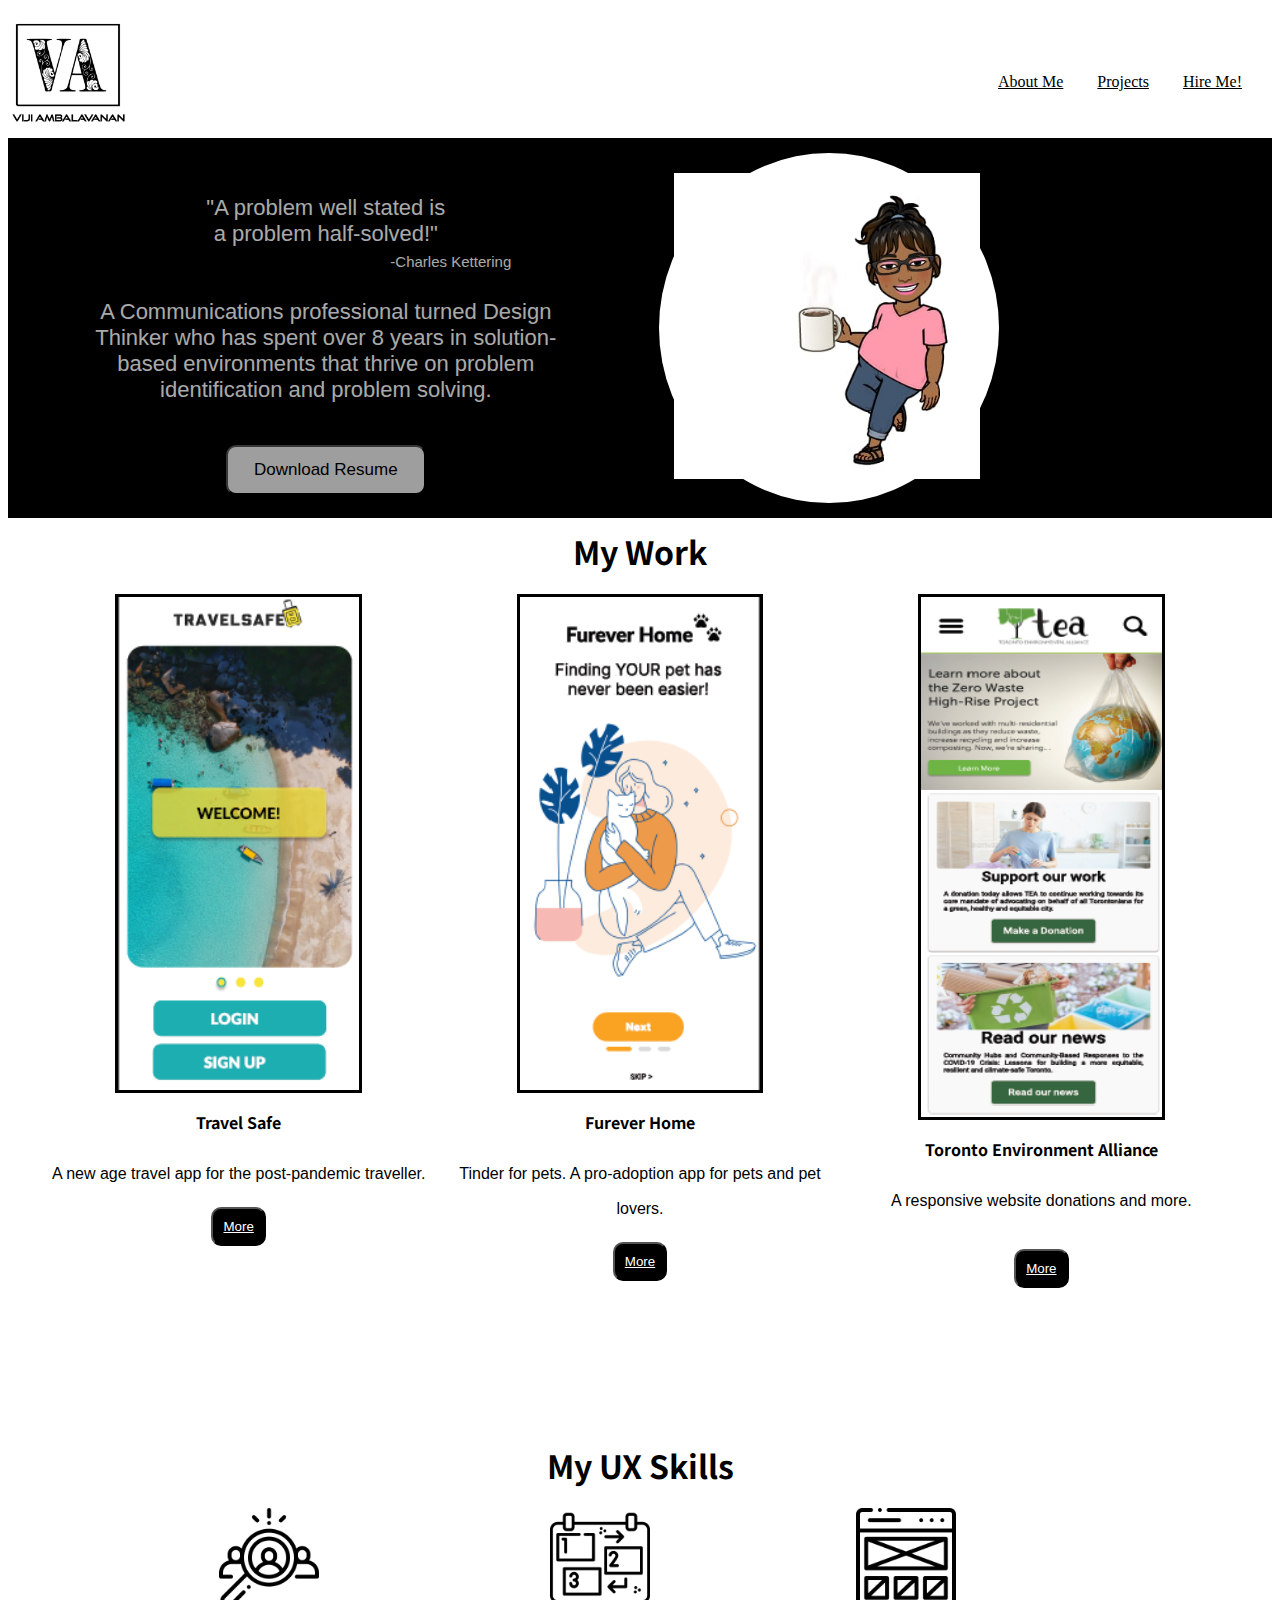
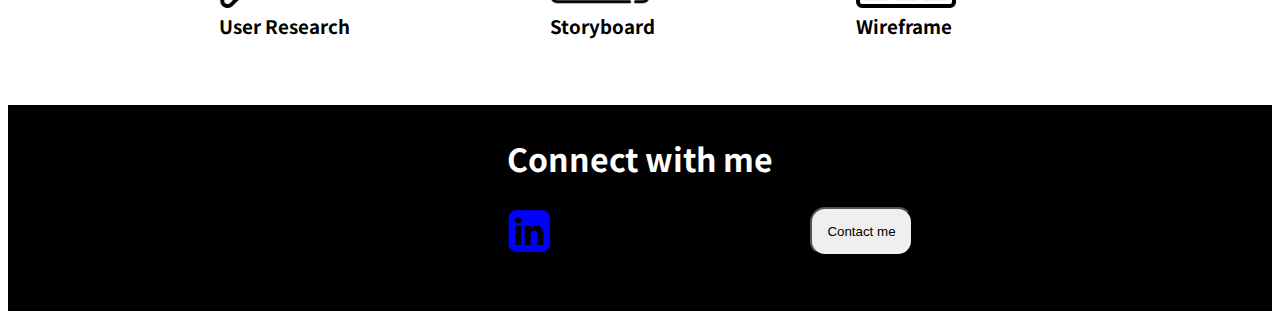
<file: index.html>
<!DOCTYPE html>
<html>
<head>
	<meta charset="utf-8">
	<meta name="viewport" content="width=device-width, initial-scale=1.0">
	<link rel="stylesheet" href="https://cdnjs.cloudflare.com/ajax/libs/font-awesome/4.7.0/css/font-awesome.min.css">
	<title>Home</title>
	<link rel="stylesheet" type="text/css" href="style.css">
	<script src="https://code.jquery.com/jquery-3.6.0.min.js" integrity="sha256-/xUj+3OJU5yExlq6GSYGSHk7tPXikynS7ogEvDej/m4=" crossorigin="anonymous"></script>
</head>
<body>
	<header class="navigation">
		<div class="navbar">
			<img src="images/logo.jpeg" alt="logo" class="logo">
			<nav>
				<ul id="menuList">
					<li><a href="https://vijiambs.github.io/viji20.github.io/index.html">About Me</a></li>
					<li><a href="https://vijiambs.github.io/viji20.github.io/works.html">Projects</a></li>
					<li><a href="UX_Resume_VijiA.pdf">Hire Me!</a></li>
				</ul>
			</nav>
			<img src="images/menu.png" class="menu-icon" onclick="toggle()" id="menu">
		</div>
		
	</header>
	<section class="heroImg">
		<div class="content">
			<p>"A problem well stated is<br> a problem half-solved!"<br><span>-Charles Kettering</span><br><br>A Communications professional turned Design Thinker who has spent over 8 years in solution-based environments that thrive on problem identification and problem solving.</p>
			<a href="UX_Resume_VijiA.pdf"><button>Download Resume</button></a>
		</div>
		<div class="design">
			<div class="circle"><img src="images/me.jpeg" class="hero"></div>	
		</div>
		
	</section>
	<section class="myWork">
		<h1>My Work</h1>
		<div class="workGrid">
			<div class="item1">
				<img src="images/travel_safe.png">
				<h4>Travel Safe</h4>
				<p>A new age travel app for the post-pandemic traveller.</p>
				<button><a href="works.html">More</a></button>
			</div>
			<div class="item2">
				<img src="images/furever.png">
				<h4>Furever Home</h4>
				<p>Tinder for pets. A pro-adoption app for pets and pet lovers.</p>
				<button><a href="works.html">More</a></button>
			</div>
			<div class="item3">
				<img src="images/toronto.png">
				<h4>Toronto Environment Alliance</h4>
				<p>A responsive website donations and more.</p>
				<button><a href="works.html">More</a></button>
			</div>
		</div>
	</section>
	<section class="mySkills">
		<h1>My UX Skills</h1>
		<div class="flexContainer">
			<div class="flex">
				<img src="images/recruitment.png">
				<h3>User Research</h3>
				<p></p>
			</div>
			<div class="flex">
				<img src="images/storyboard.png">
				<h3>Storyboard</h3>
				<p></p>
			</div>
			<div class="flex">
				<img src="images/wireframe.png">
				<h3>Wireframe</h3>
				<p></p>
			</div>
		</div>
	</section>
	<footer>
		<h1>Connect with me</h1>
		<ul class="footer">
			<li><i class="fa fa-linkedin-square" style="font-size:48px;color:blue"></i></li>
			<li><button>Contact me</button></li>
		</ul>
	</footer>

	<script>

		$(document).ready(function(){
			$('.content').show().animate({
				opacity : '1'
			},3000);
		});

		var menuList = document.getElementById('menuList');
		menuList.style.maxHeight= "0px";
		function toggle(){
			if (menuList.style.maxHeight == "0px") {
				menuList.style.maxHeight = "130px";
			}
			else{
				menuList.style.maxHeight = "0px";
			}
		}

	</script>
</body>
</html>
</file>
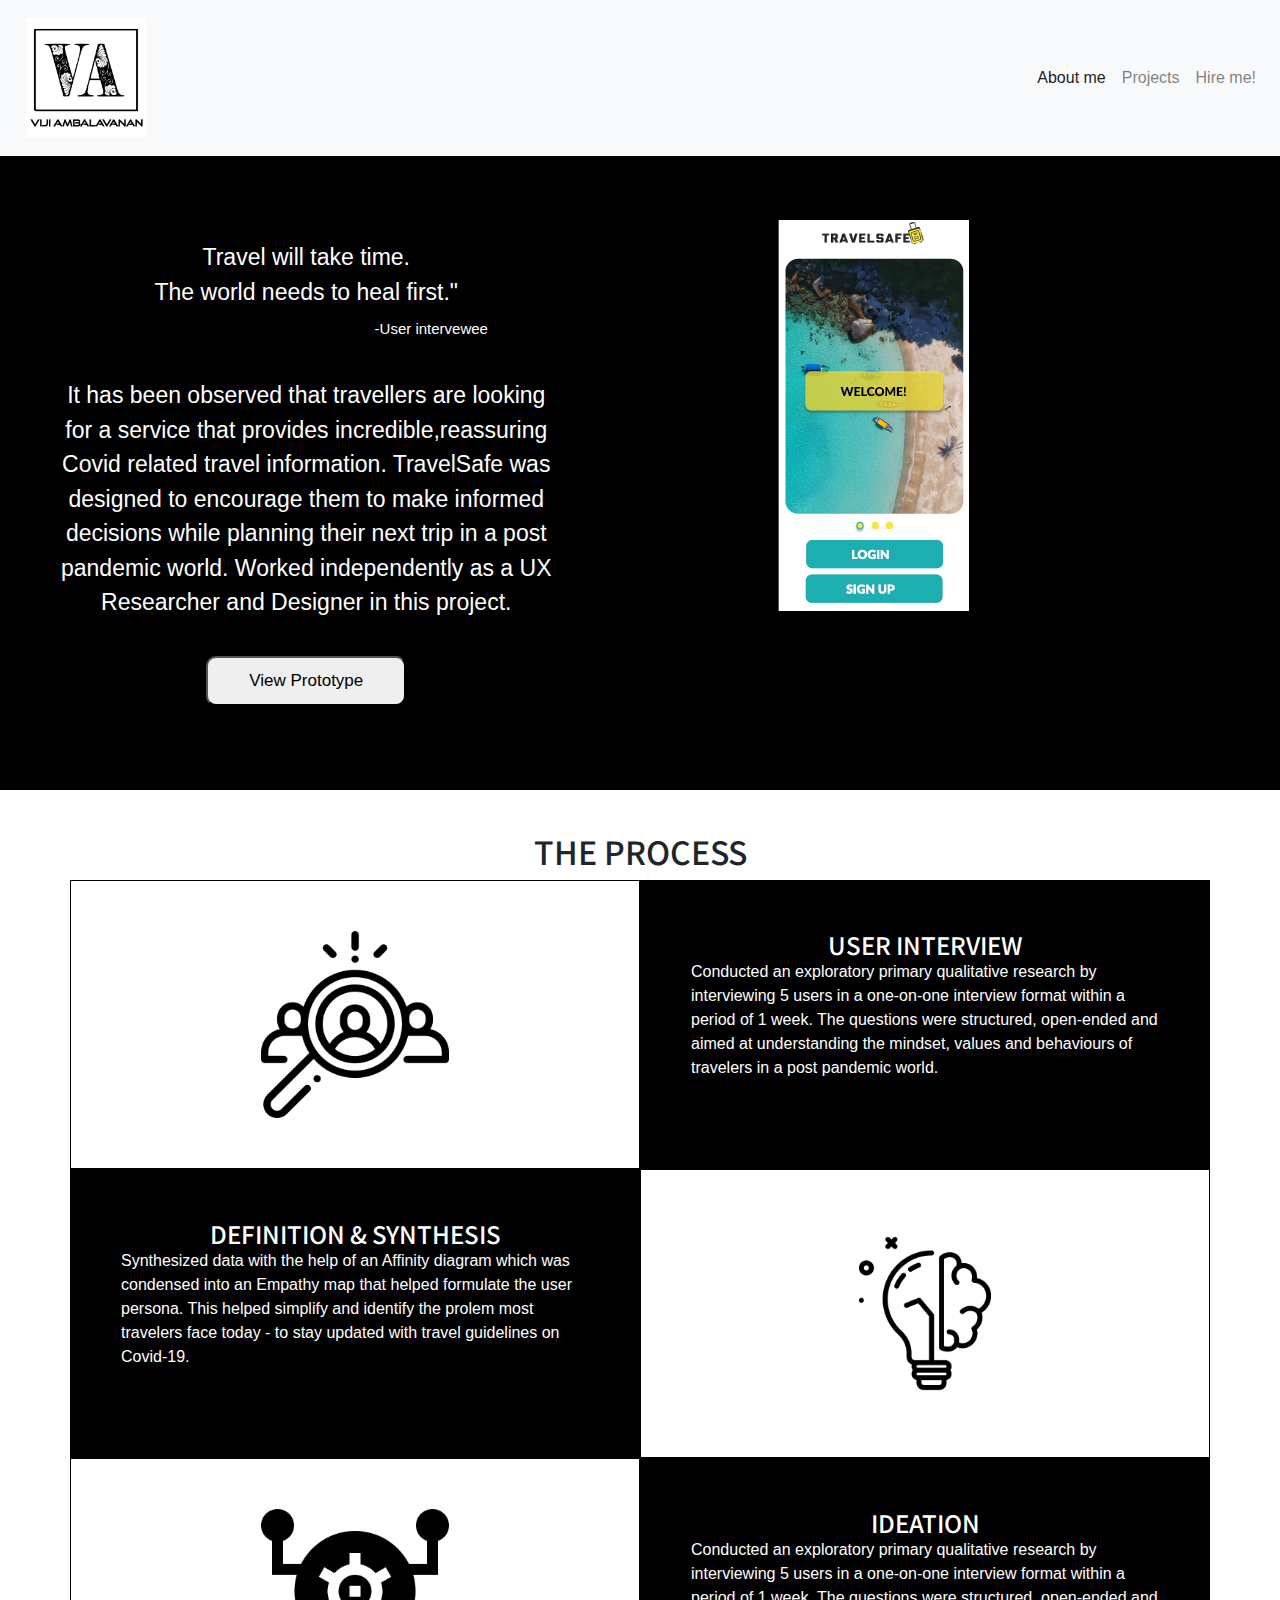
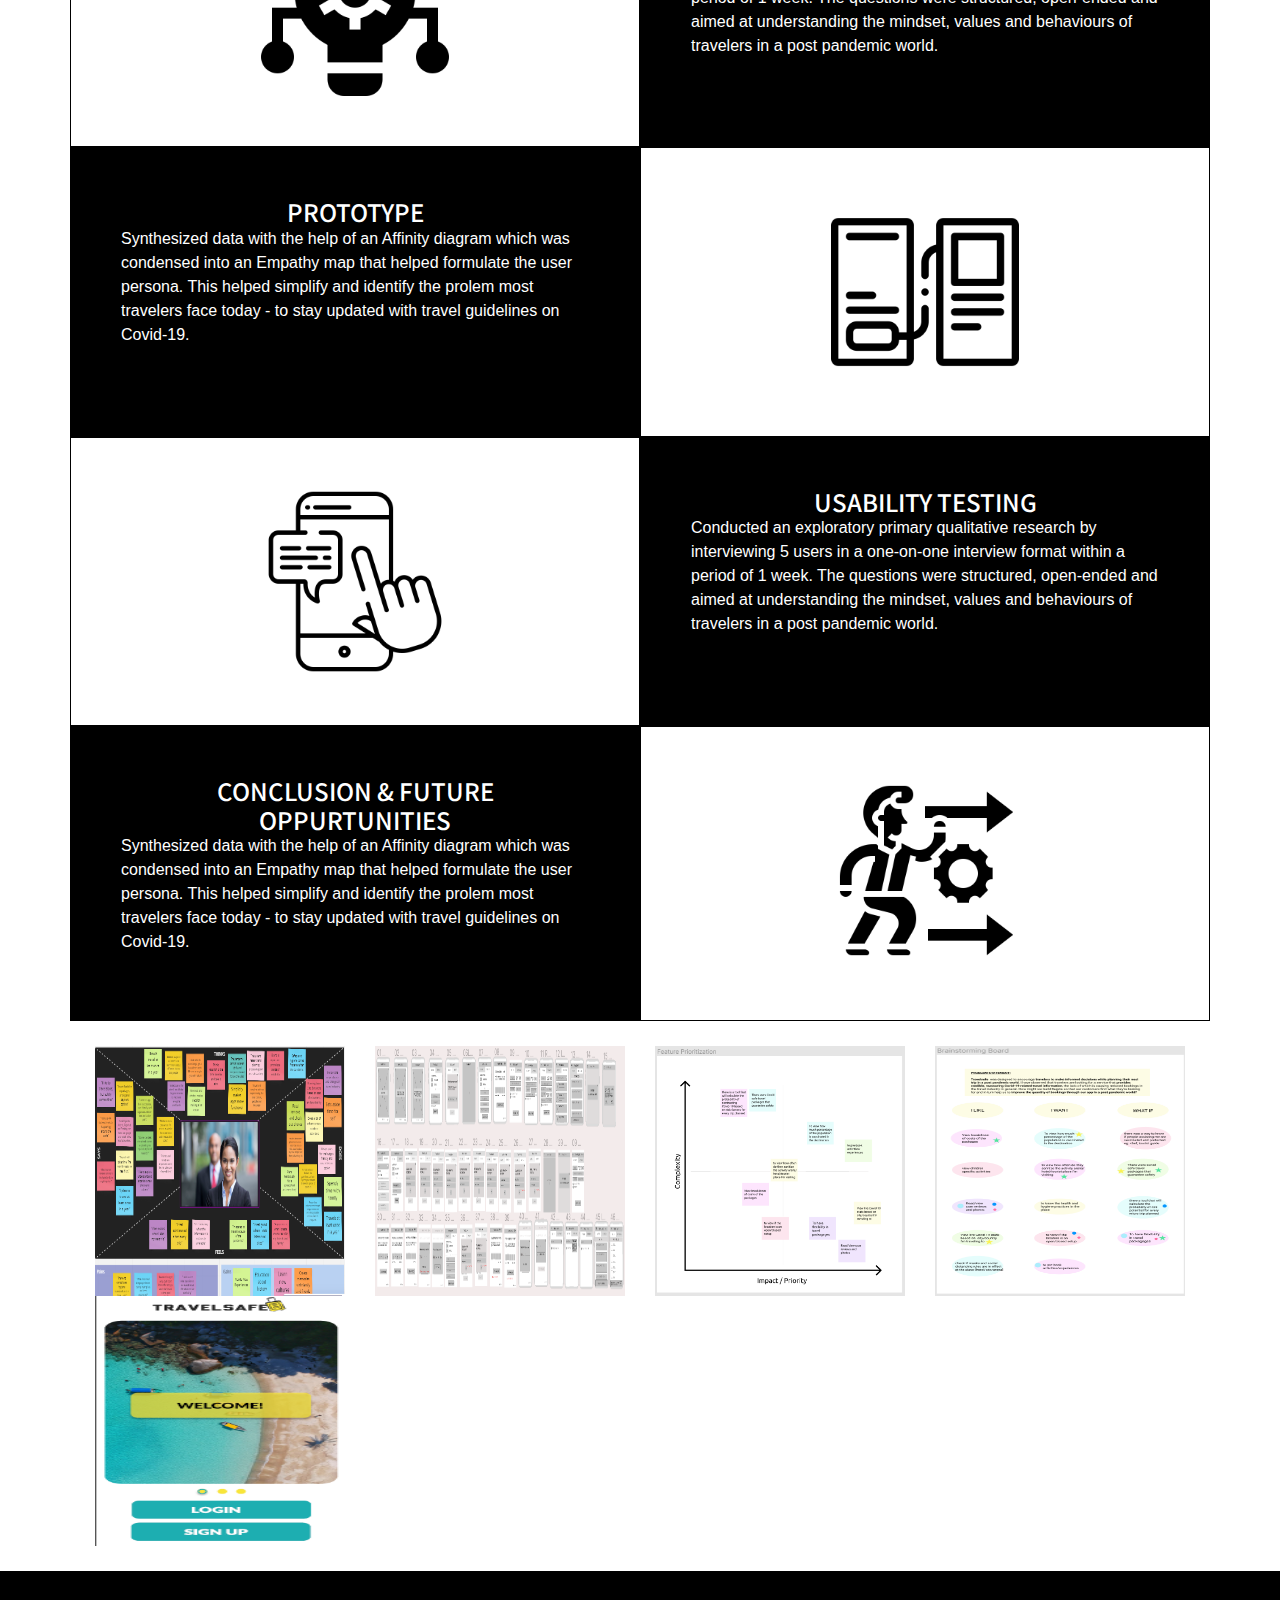
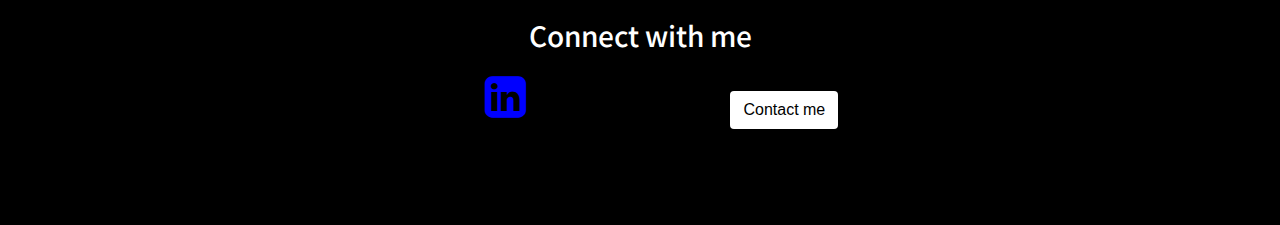
<file: works.html>
<!DOCTYPE html>
<html>
<head>
	<meta charset="utf-8">
	<meta name="viewport" content="width=device-width, initial-scale=1, shrink-to-fit=no">
	<title>Works</title>
	<link rel="stylesheet" href="https://maxcdn.bootstrapcdn.com/bootstrap/4.0.0/css/bootstrap.min.css" integrity="sha384-Gn5384xqQ1aoWXA+058RXPxPg6fy4IWvTNh0E263XmFcJlSAwiGgFAW/dAiS6JXm" crossorigin="anonymous">
	<link rel="stylesheet" href="https://cdnjs.cloudflare.com/ajax/libs/font-awesome/4.7.0/css/font-awesome.min.css">
	<link rel="stylesheet" type="text/css" href="style2.css">
</head>
<body>


	<nav class="navbar navbar-expand-lg navbar-light bg-light">
  		<a class="navbar-brand" href="#"><img src="images/logo.jpeg" alt="logo" class="logo"></a>
  		<button class="navbar-toggler" type="button" data-toggle="collapse" data-target="#navbarTogglerDemo02" aria-controls="navbarTogglerDemo02" aria-expanded="false" aria-label="Toggle navigation">
    		<span class="navbar-toggler-icon"></span>
  		</button>

  		<div class="collapse navbar-collapse" id="navbarTogglerDemo02">
    		<ul class="navbar-nav ml-auto mt-2 mt-lg-0">
      			<li class="nav-item active">
        			<a class="nav-link" href="https://vijiambs.github.io/viji20.github.io/">About me </a>
      			</li>
      			<li class="nav-item">
        			<a class="nav-link" href="https://vijiambs.github.io/viji20.github.io/works.html">Projects</a>
      			</li>
      			<li class="nav-item">
        			<a class="nav-link" href="UX_Resume_VijiA.pdf">Hire me!</a>
      			</li>
    		</ul>
  		</div>
	</nav>

	

	<div class="jumbotron jumbotron-fluid" id="hero">
		<div class="row">
	    	<div class="col-sm" id="content">
	      		<p>Travel will take time.<br>The world needs to heal first."<br><span>-User intervewee</span><br><br>It has been observed that travellers are looking for a service that provides incredible,reassuring Covid related travel information. TravelSafe was designed to encourage them to make informed decisions while planning their next trip in a post pandemic world. Worked independently as a UX Researcher and Designer in this project.</p>
    			<a href="https://www.figma.com/proto/kRmMYliM7F0I3pw8MJ7mxo/HW3-Paper-wireframes-Travelsafe?node-id=528%3A1357&scaling=scale-down"><button>View Prototype</button></a>
	    	</div>
	    	<div class="col-sm" id="img">
	      		<img src="images/travel_safe.png">
	    	</div>
	  	</div>
	</div>

	<div class="container" id="process">
		<h2>THE PROCESS</h2>
	  	<div class="row">
	    	<div class="col-md-6">
	    		<img src="images/recruitment1.png">
	    	</div>
	    	<div class="col-md-6" id="dark">
	      		<h4>USER INTERVIEW</h4>
	      		<p>Conducted an exploratory primary qualitative research by interviewing 5 users in a one-on-one interview format within a period of 1 week. The questions were structured, open-ended and aimed at understanding the mindset, values and behaviours of travelers in a post pandemic world.</p>
	    	</div>
	  	</div>
	  	<div class="row flex-column-reverse flex-lg-row">
	    	<div class="col-md-6" id="dark">
	      		<h4>DEFINITION & SYNTHESIS</h4>
	      		<p>Synthesized data with the help of an Affinity diagram which was condensed into an Empathy map that helped formulate the user persona. This helped simplify and identify the prolem most travelers face today - to stay updated with travel guidelines on Covid-19.</p>
	    	</div>
	    	<div class="col-md-6">
	      		<img src="images/bulb.png">
	    	</div>
	  	</div>
	  	<div class="row">
	    	<div class="col-md-6">
	      		<img src="images/idea.png">
	    	</div>
	    	<div class="col-md-6" id="dark">
	    		<h4>IDEATION</h4>
	    		<p>Conducted an exploratory primary qualitative research by interviewing 5 users in a one-on-one interview format within a period of 1 week. The questions were structured, open-ended and aimed at understanding the mindset, values and behaviours of travelers in a post pandemic world.</p>
	    	</div>
	  	</div>
	  	<div class="row flex-column-reverse flex-lg-row">
	    	<div class="col-md-6" id="dark">
	      		<h4>PROTOTYPE</h4>
	      		<p>Synthesized data with the help of an Affinity diagram which was condensed into an Empathy map that helped formulate the user persona. This helped simplify and identify the prolem most travelers face today - to stay updated with travel guidelines on Covid-19.</p>
	    	</div>
	    	<div class="col-md-6">
	      		<img src="images/prototype.png">
	    	</div>
	  	</div>
	  	<div class="row">
	    	<div class="col-md-6">
	      		<img src="images/smartphone.png">
	    	</div>
	    	<div class="col-md-6" id="dark">
	      		<h4>USABILITY TESTING</h4>
	    		<p>Conducted an exploratory primary qualitative research by interviewing 5 users in a one-on-one interview format within a period of 1 week. The questions were structured, open-ended and aimed at understanding the mindset, values and behaviours of travelers in a post pandemic world.</p>
	    	</div>
	  	</div>
	  	<div class="row flex-column-reverse flex-lg-row">
	    	<div class="col-md-6" id="dark">
	      		<h4>CONCLUSION & FUTURE OPPURTUNITIES</h4>
	      		<p>Synthesized data with the help of an Affinity diagram which was condensed into an Empathy map that helped formulate the user persona. This helped simplify and identify the prolem most travelers face today - to stay updated with travel guidelines on Covid-19.</p>
	    	</div>
	    	<div class="col-md-6">
	      		<img src="images/future.png">
	    	</div>
	  	</div>
	</div>

	<div class="container" id="res" >
		<div class="row">
	    	<div class="col-sm" >
	    		<img src="images/res1.png">
	    	</div>
	    	<div class="col-sm">
	      		<img src="images/res2.png">
	    	</div>
	    	<div class="col-sm">
	    		<img src="images/res3.png">
	    	</div>
	    	<div class="col-sm">
	      		<img src="images/res4.png">
	    	</div>
	    	<div class="col-sm">
	      		<img src="images/travel_safe.png">
	    	</div>
	  	</div>
	</div>

	
	<!-- Footer -->
<footer class="page-footer font-small cyan darken-3">

  <!-- Footer Elements -->
  <div class="container">

    <!-- Grid row-->
    <div class="row">

      <!-- Grid column -->
      <div class="col-md-12 py-5">
        <div class="mb-5 flex-center">
        	<h3>Connect with me</h3>
          <a class="li-ic">
            <i class="fa fa-linkedin-square " style="font-size:48px;color:blue"> </i>
          </a>
          <a href="#" class="btn btn-outline-white btn-rounded">Contact me</a>
          
        </div>
      </div>

    </div>

  </div>

</footer>
<!-- Footer -->

	<script src="https://code.jquery.com/jquery-3.2.1.slim.min.js" integrity="sha384-KJ3o2DKtIkvYIK3UENzmM7KCkRr/rE9/Qpg6aAZGJwFDMVNA/GpGFF93hXpG5KkN" crossorigin="anonymous"></script>
	<script src="https://cdnjs.cloudflare.com/ajax/libs/popper.js/1.12.9/umd/popper.min.js" integrity="sha384-ApNbgh9B+Y1QKtv3Rn7W3mgPxhU9K/ScQsAP7hUibX39j7fakFPskvXusvfa0b4Q" crossorigin="anonymous"></script>
	<script src="https://maxcdn.bootstrapcdn.com/bootstrap/4.0.0/js/bootstrap.min.js" integrity="sha384-JZR6Spejh4U02d8jOt6vLEHfe/JQGiRRSQQxSfFWpi1MquVdAyjUar5+76PVCmYl" crossorigin="anonymous"></script>

</body>
</html>
</file>
<file: style.css>
@import url('https://fonts.googleapis.com/css2?family=Noto+Sans+JP:wght@900&display=swap');

h1, h2, h3, h4, h5, h6{
	font-family: 'Noto Sans JP', sans-serif;
	margin: 0;
	padding: 0;
}
p{font-family: helvetica;}

.navigation{
	width: 100%;
	box-sizing: border-box;
	overflow: hidden;
}

.navbar{
	display: flex;
	width: 100%;
	align-items: center;
}

.logo{
	width: 120px;
	cursor: pointer;
	margin:5px 0 ;
}

nav {
	flex: 1;
	text-align: right;
}


nav ul li{
	list-style: none;
	display: inline-block;
	margin-right: 30px;
}

.menu-icon{
	width: 30px;
	display: none;
	cursor: pointer;
}

button a{
	color: #FFF;
	text-underline-position: none;
}

a{
	color: #000;
}



/*   Hero Section   */


.heroImg{
	padding: 15px;
	justify-content: space-between;
	background-color: #000000;
	display: flex;
}

.content{
	flex-basis: 40%;
	position: relative;
	padding-left: 70px;
	padding-top: 20px;
	color: #FFF;
	text-align: center;
	font-size: 22px;
	opacity: 0;
}

.content span{
	padding-left: 250px;
	font-size: 15px;
}

.content button{
	width: 200px;
	height: 50px;
	font-size: 17px;
	border-radius: 10px;
	margin-top: 20px;
}

.design{
	position: relative;
	flex-basis: 60%;
	display: flex;
	align-items: center;
}

.design .hero{
	width: 90%;
	padding-left: 15px;
	padding-top: 20px;
}


.circle {
  	width: 340px;
  	height: 350px;
  	position: relative;
  	background: #FFF;
  	border-radius: 50%;
  	z-index: 1;
  	right: 0;
  	top: 0;
  	left: 100px;
}



/*   My Work Section   */



.myWork{
	padding: 10px;
}


.workGrid{
	display: grid;
	grid-template-columns: 1fr 1fr 1fr;
	grid-template-rows: 2 auto;
	grid-template-areas: 
	"item1 item2 item3";
	padding: 20px;
	text-align: center;
}

.item1{
	grid-area: item1;
	line-height: 35px;
}

.item2{
	grid-area: item2;
	line-height: 35px;
}

.item3{
	grid-area: item3;
	line-height: 35px;
}

.item3 img{
	height: 66%;
}

.item3 button{
	margin-top: 15px;
}

.myWork img{
	width: 60%;
	border-style: solid;
}

.myWork h1{
	text-align: center;
}

.myWork h3{
	text-align: center;
}

.workGrid button{
	background-color: black;
	color: #FFF;
	padding: 10px;
	border-radius: 10px;
}



/*   My Skills Section   */



.mySkills{
	padding: 30px;
	margin-left: 0px;
	border: 0px solid black;
}

.mySkills h1{
	text-align: center;
}

.flexContainer{
	display: flex;
}

.flex{
	padding: 20px;
	padding-left: 15%;
}

.flexContainer img{
	width: 100px;
}


/*  Footer Section  */


footer{
	background-color: #000000;
	padding: 30px;
}

footer ul{
	display: flex;
	vertical-align: top;
}

.footer{
	margin-left: 35%;
	list-style: none;
}

footer h1{
	color: #FFF;
	text-align: center;	
}


.footer i{
	padding: 10px;
}

.footer button{
	margin-top: 10px;
	margin-left: 250px;
	padding: 15px;
	border-radius: 15px;
}


@media only screen and (max-width: 600px) {

header{
	margin-bottom: 80px;
}

nav ul{
	width: 100%;
	position: absolute;
	top: 75px;
	right: 0;
	z-index: 2;
}

nav ul li{
	display: block;
	margin-top: 10px;
	margin-bottom: 10px;
}

.menu-icon{
	display: block;
}

#menuList{
	overflow: hidden;
	transition: 0.5s;
}

.heroImg{
	padding: 15px;
	background-color: #000000;
	display: block;

}

.content{
	padding: 40px;
	color: #FFF;
	text-align: center;
	font-size: 17px;
}

.content span{
	padding-left: 150px;
	font-size: 15px;
}

.design{
	position: relative;
}


.hero{
	width: 250px;
	height: 300px;
	padding-top: 25px;
	padding-left: 25px;
}

.circle {
  	width: 300px;
  	height: 350px;
  	margin-right: 5px;
  	margin-left: 5px;
	margin-top: 40px;
	left: 10%;
}

.myWork{
	padding: 0px;
	width: auto;
}

.workGrid{
	display: block;
	text-align: center;
}

.item1{
	width: auto;
	padding-left: 0px;
}


.mySkills{
	margin-left: 0px;
	border: 0px solid black;
}

section .mySkills{
	width: auto;
}

.mySkills h1{
	text-align: center;
}

.flexContainer{
	display: block;
}

.flex{
	padding-left: 25%;
}


footer{
	width: auto;
	background-color: #000000;
	padding: 0px;
}

footer ul{
	display:flex;
}



.footer i{
	padding: 0px;
	margin-left: 0px;
	padding-left: 0px;
}

.footer button{
	margin-top: 10px;
	margin-left: 50px;
	padding: 10px;
	border-radius: 15px;
}

}


@media only screen and (max-width: 600px) {

.hero{
	width: 200px;
	height: 210px;
	padding-top: 20px;
	padding-left: 10px;
}

.circle {
  	width: 225px;
  	height: 250px;
  	margin-right: 10px;
  	margin-left: 0px;
	margin-top: 40px;
  	left: 20%;
}

}

@media only screen and (max-width: 600px) {


.circle {
  	left: 10%;
}

}
</file>
<file: style2.css>
@import url('https://fonts.googleapis.com/css2?family=Noto+Sans+JP:wght@900&display=swap');

h1, h2, h3, h4, h5, h6{
	font-family: 'Noto Sans JP', sans-serif;
	margin: 0;
	padding: 0;
}
p{font-family: helvetica;}

.logo{
	width: 120px;
	cursor: pointer;
	margin: 5px 0 ;
}

nav a{
	padding-left: 10px;
	color: #000;
}

#content span{
	font-size: 15px;
	padding-left: 250px;
}

#content button{
	width: 200px;
	height: 50px;
	font-size: 17px;
	border-radius: 10px;
	margin-top: 20px;
}

#hero{
	background-color: #000000;
	color: #FFF;
}

#content{
	padding: 20px;
	margin-left: 50px;
	text-align: center;
	font-size: 23px;
}

#img{
	padding-left: 200px;
}

#process h2{
	padding: 10px;
	text-align: center;
}

#process h4{
	text-align: center;
}

#process .row .col-md-6{
	border: 1px solid black;
	padding: 50px;
	color: #FFF;
}

#process img{
	width: 40%;
	align-items: center;
	margin-left: 30%;
}

#dark{
	background-color: #000000;
}

#res{
	padding: 25px;
}

#res img{
	width: 250px;
	height: 250px;
}

footer{
	background-color: #000000;
}

footer h3{
	color: #FFF;
	text-align: center;
	margin-bottom: 20px;
}

footer  .li-ic{
	margin-left: 400px;
}

footer .btn{
	background-color: #FFF;
	margin-left: 200px;
	color: #000;
}

@media only screen and (max-width: 600px){

footer .li-ic{
	margin-left: 100px;
}
 #process .row .col-md-6{padding: 0px;}

 #process img{
 	width: 20%;
 	align-items: center;
 	margin-left: 10%;
 }

}

@media only screen and (max-width: 600px){

footer .li-ic{
	margin-left: 100px;
}
#process .row .col-md-6{padding: 0px;}

 #process img{
 	width: 20%;
 	align-items: center;
 	margin-left: 10%;
 }

}
</file>
